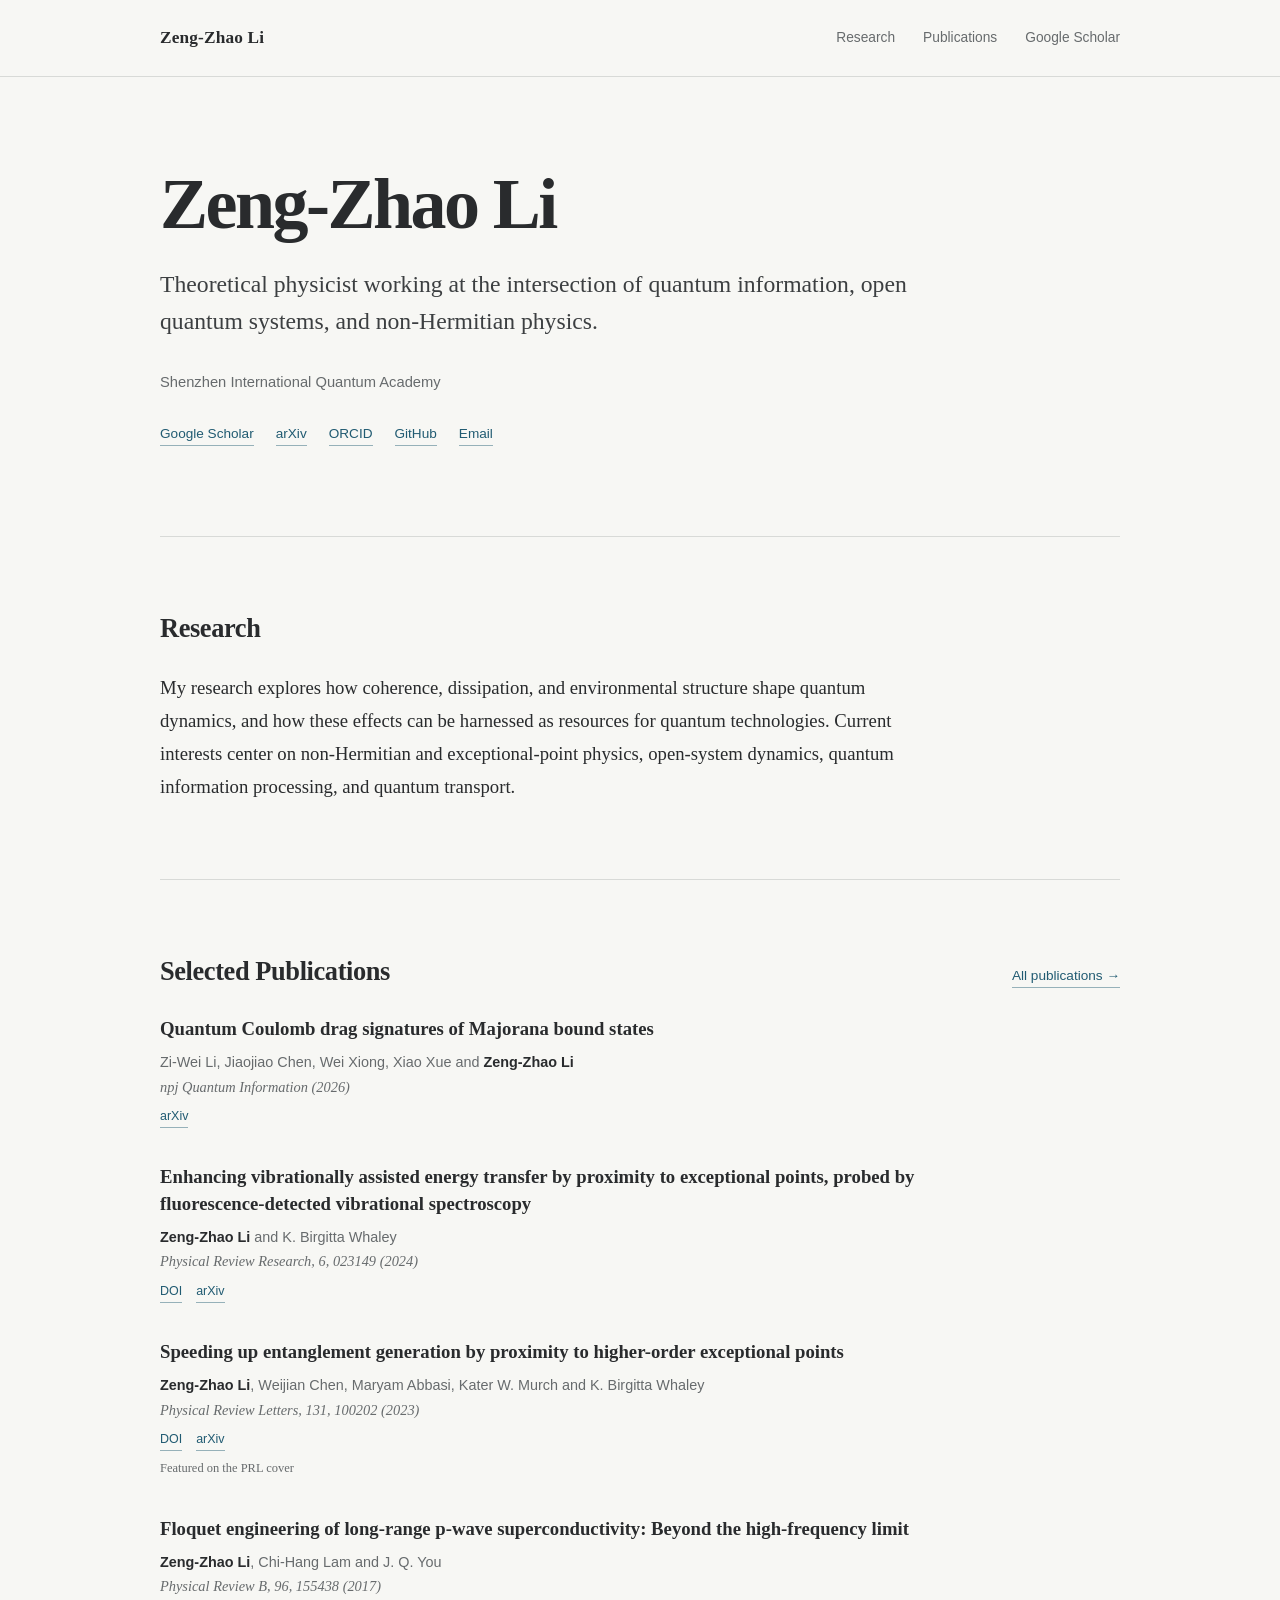
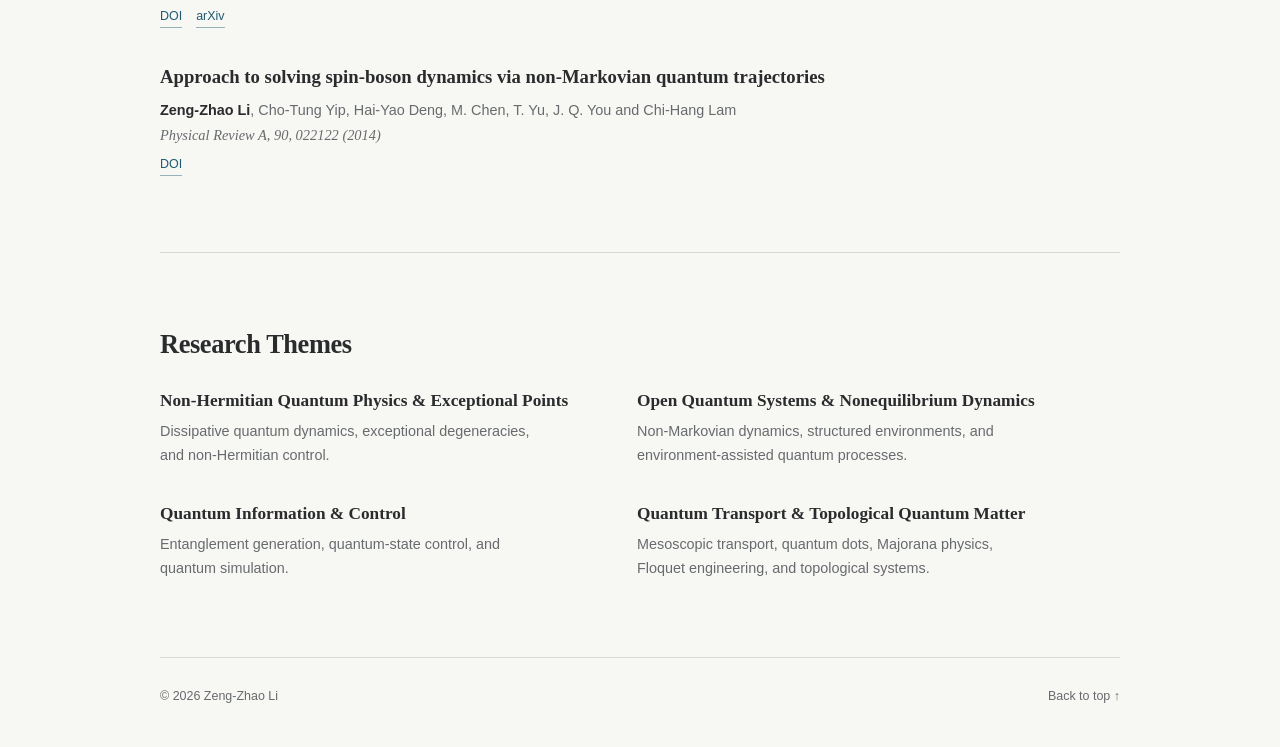
<file: index.html>
<!doctype html>
<html lang="en">
<head>
  <meta charset="utf-8">
  <meta name="viewport" content="width=device-width, initial-scale=1">
  <title>Zeng-Zhao Li — Quantum Researcher</title>
  <meta name="description" content="Zeng-Zhao Li researches quantum information, non-Hermitian quantum physics, open quantum systems, quantum transport, and quantum control.">
  <link rel="canonical" href="https://theoreticalphysicist01.github.io/">
  <meta property="og:type" content="profile">
  <meta property="og:title" content="Zeng-Zhao Li — Quantum Researcher">
  <meta property="og:description" content="Research in quantum information, non-Hermitian physics, open quantum systems, transport, and control.">
  <meta property="og:url" content="https://theoreticalphysicist01.github.io/">
  <meta name="theme-color" content="#f7f7f4">
  <link rel="icon" href="assets/favicon.svg" type="image/svg+xml">
  <link rel="stylesheet" href="css/style.css">
  <script type="application/ld+json">{"@context":"https://schema.org","@type":"Person","name":"Zeng-Zhao Li","url":"https://theoreticalphysicist01.github.io/","jobTitle":"Researcher","affiliation":{"@type":"Organization","name":"Shenzhen International Quantum Academy"},"sameAs":["https://scholar.google.com/citations?user=fXFQttEAAAAJ&hl=en","https://arxiv.org/a/li_z_5.html","https://orcid.org/0000-0002-2320-0449","https://github.com/theoreticalphysicist01"],"knowsAbout":["Quantum information and computation","Non-Hermitian quantum physics","Open quantum systems","Quantum transport","Quantum control","Spin qubits"]}</script>
</head>
<body>
  <a class="skip-link" href="#content">Skip to content</a>
  <header class="site-header">
    <nav class="nav wrap" aria-label="Primary navigation">
      <a class="brand" href="index.html" aria-current="page">Zeng-Zhao Li</a>
      <button class="nav-toggle" type="button" aria-expanded="false" aria-controls="nav-links">Menu</button>
      <div class="nav-links" id="nav-links">
        <a href="#research">Research</a>
        <a href="publications.html">Publications</a>
        <a href="https://scholar.google.com/citations?user=fXFQttEAAAAJ&amp;hl=en">Google Scholar</a>
      </div>
    </nav>
  </header>

  <main id="content">
    <section class="hero wrap" aria-labelledby="intro-title">
      <div class="hero-copy">
        <h1 id="intro-title">Zeng-Zhao Li</h1>
        <p class="lede">Theoretical physicist working at the intersection of quantum information, open quantum systems, and non-Hermitian physics.</p>
        <p class="affiliation"><span>Shenzhen International Quantum Academy</span></p>
        <div class="profile-links" aria-label="Profile links">
          <a href="https://scholar.google.com/citations?user=fXFQttEAAAAJ&amp;hl=en" rel="me">Google Scholar</a>
          <a href="https://arxiv.org/a/li_z_5.html" rel="me">arXiv</a>
          <a href="https://orcid.org/0000-0002-2320-0449" rel="me">ORCID</a>
          <a href="https://github.com/theoreticalphysicist01" rel="me">GitHub</a>
          <a href="mailto:zengzhao019@gmail.com">Email</a>
        </div>
      </div>
    </section>

    <section class="section wrap" id="research" aria-labelledby="research-title">
      <h2 id="research-title">Research</h2>
      <p class="section-intro">My research explores how coherence, dissipation, and environmental structure shape quantum dynamics, and how these effects can be harnessed as resources for quantum technologies. Current interests center on non-Hermitian and exceptional-point physics, open-system dynamics, quantum information processing, and quantum transport.</p>
    </section>

    <section class="section wrap" aria-labelledby="selected-title">
      <div class="section-heading-row">
        <h2 id="selected-title">Selected Publications</h2>
        <a class="quiet-link" href="publications.html">All publications <span aria-hidden="true">→</span></a>
      </div>
      <div id="selected-publications" class="publication-list">
        <!-- PUBLICATIONS:SELECTED:START -->
        <article class="publication">
          <h3><a href="https://arxiv.org/abs/2512.02401">Quantum Coulomb drag signatures of Majorana bound states</a></h3>
          <p class="authors">Zi-Wei Li, Jiaojiao Chen, Wei Xiong, Xiao Xue and <strong>Zeng-Zhao Li</strong></p>
          <p class="venue">npj Quantum Information (2026)</p>
          <div class="citation-links"><a href="https://arxiv.org/abs/2512.02401" target="_blank" rel="noopener noreferrer">arXiv</a></div>
        </article>
        <article class="publication">
          <h3><a href="https://doi.org/10.1103/PhysRevResearch.6.023149">Enhancing vibrationally assisted energy transfer by proximity to exceptional points, probed by fluorescence-detected vibrational spectroscopy</a></h3>
          <p class="authors"><strong>Zeng-Zhao Li</strong> and K. Birgitta Whaley</p>
          <p class="venue">Physical Review Research, 6, 023149 (2024)</p>
          <div class="citation-links"><a href="https://doi.org/10.1103/PhysRevResearch.6.023149" target="_blank" rel="noopener noreferrer">DOI</a><a href="https://arxiv.org/abs/2309.02819" target="_blank" rel="noopener noreferrer">arXiv</a></div>
        </article>
        <article class="publication">
          <h3><a href="https://doi.org/10.1103/PhysRevLett.131.100202">Speeding up entanglement generation by proximity to higher-order exceptional points</a></h3>
          <p class="authors"><strong>Zeng-Zhao Li</strong>, Weijian Chen, Maryam Abbasi, Kater W. Murch and K. Birgitta Whaley</p>
          <p class="venue">Physical Review Letters, 131, 100202 (2023)</p>
          <div class="citation-links"><a href="https://doi.org/10.1103/PhysRevLett.131.100202" target="_blank" rel="noopener noreferrer">DOI</a><a href="https://arxiv.org/abs/2210.05048" target="_blank" rel="noopener noreferrer">arXiv</a></div>
          <p class="publication-note">Featured on the PRL cover</p>
        </article>
        <article class="publication">
          <h3><a href="https://doi.org/10.1103/PhysRevB.96.155438">Floquet engineering of long-range p-wave superconductivity: Beyond the high-frequency limit</a></h3>
          <p class="authors"><strong>Zeng-Zhao Li</strong>, Chi-Hang Lam and J. Q. You</p>
          <p class="venue">Physical Review B, 96, 155438 (2017)</p>
          <div class="citation-links"><a href="https://doi.org/10.1103/PhysRevB.96.155438" target="_blank" rel="noopener noreferrer">DOI</a><a href="https://arxiv.org/abs/1704.00476" target="_blank" rel="noopener noreferrer">arXiv</a></div>
        </article>
        <article class="publication">
          <h3><a href="https://doi.org/10.1103/PhysRevA.90.022122">Approach to solving spin-boson dynamics via non-Markovian quantum trajectories</a></h3>
          <p class="authors"><strong>Zeng-Zhao Li</strong>, Cho-Tung Yip, Hai-Yao Deng, M. Chen, T. Yu, J. Q. You and Chi-Hang Lam</p>
          <p class="venue">Physical Review A, 90, 022122 (2014)</p>
          <div class="citation-links"><a href="https://doi.org/10.1103/PhysRevA.90.022122" target="_blank" rel="noopener noreferrer">DOI</a></div>
        </article>
        <!-- PUBLICATIONS:SELECTED:END -->
      </div>
    </section>

    <section class="section wrap" aria-labelledby="themes-title">
      <h2 id="themes-title">Research Themes</h2>
      <div class="research-themes">
        <article class="research-theme">
          <h3>Non-Hermitian Quantum Physics &amp; Exceptional Points</h3>
          <p>Dissipative quantum dynamics, exceptional degeneracies, and non-Hermitian control.</p>
        </article>
        <article class="research-theme">
          <h3>Open Quantum Systems &amp; Nonequilibrium Dynamics</h3>
          <p>Non-Markovian dynamics, structured environments, and environment-assisted quantum processes.</p>
        </article>
        <article class="research-theme">
          <h3>Quantum Information &amp; Control</h3>
          <p>Entanglement generation, quantum-state control, and quantum simulation.</p>
        </article>
        <article class="research-theme">
          <h3>Quantum Transport &amp; Topological Quantum Matter</h3>
          <p>Mesoscopic transport, quantum dots, Majorana physics, Floquet engineering, and topological systems.</p>
        </article>
      </div>
    </section>
  </main>

  <footer class="footer wrap"><p>© <span id="year"></span> Zeng-Zhao Li</p><a href="#content">Back to top ↑</a></footer>
  <script src="js/publications.js" defer></script>
</body>
</html>
</file>
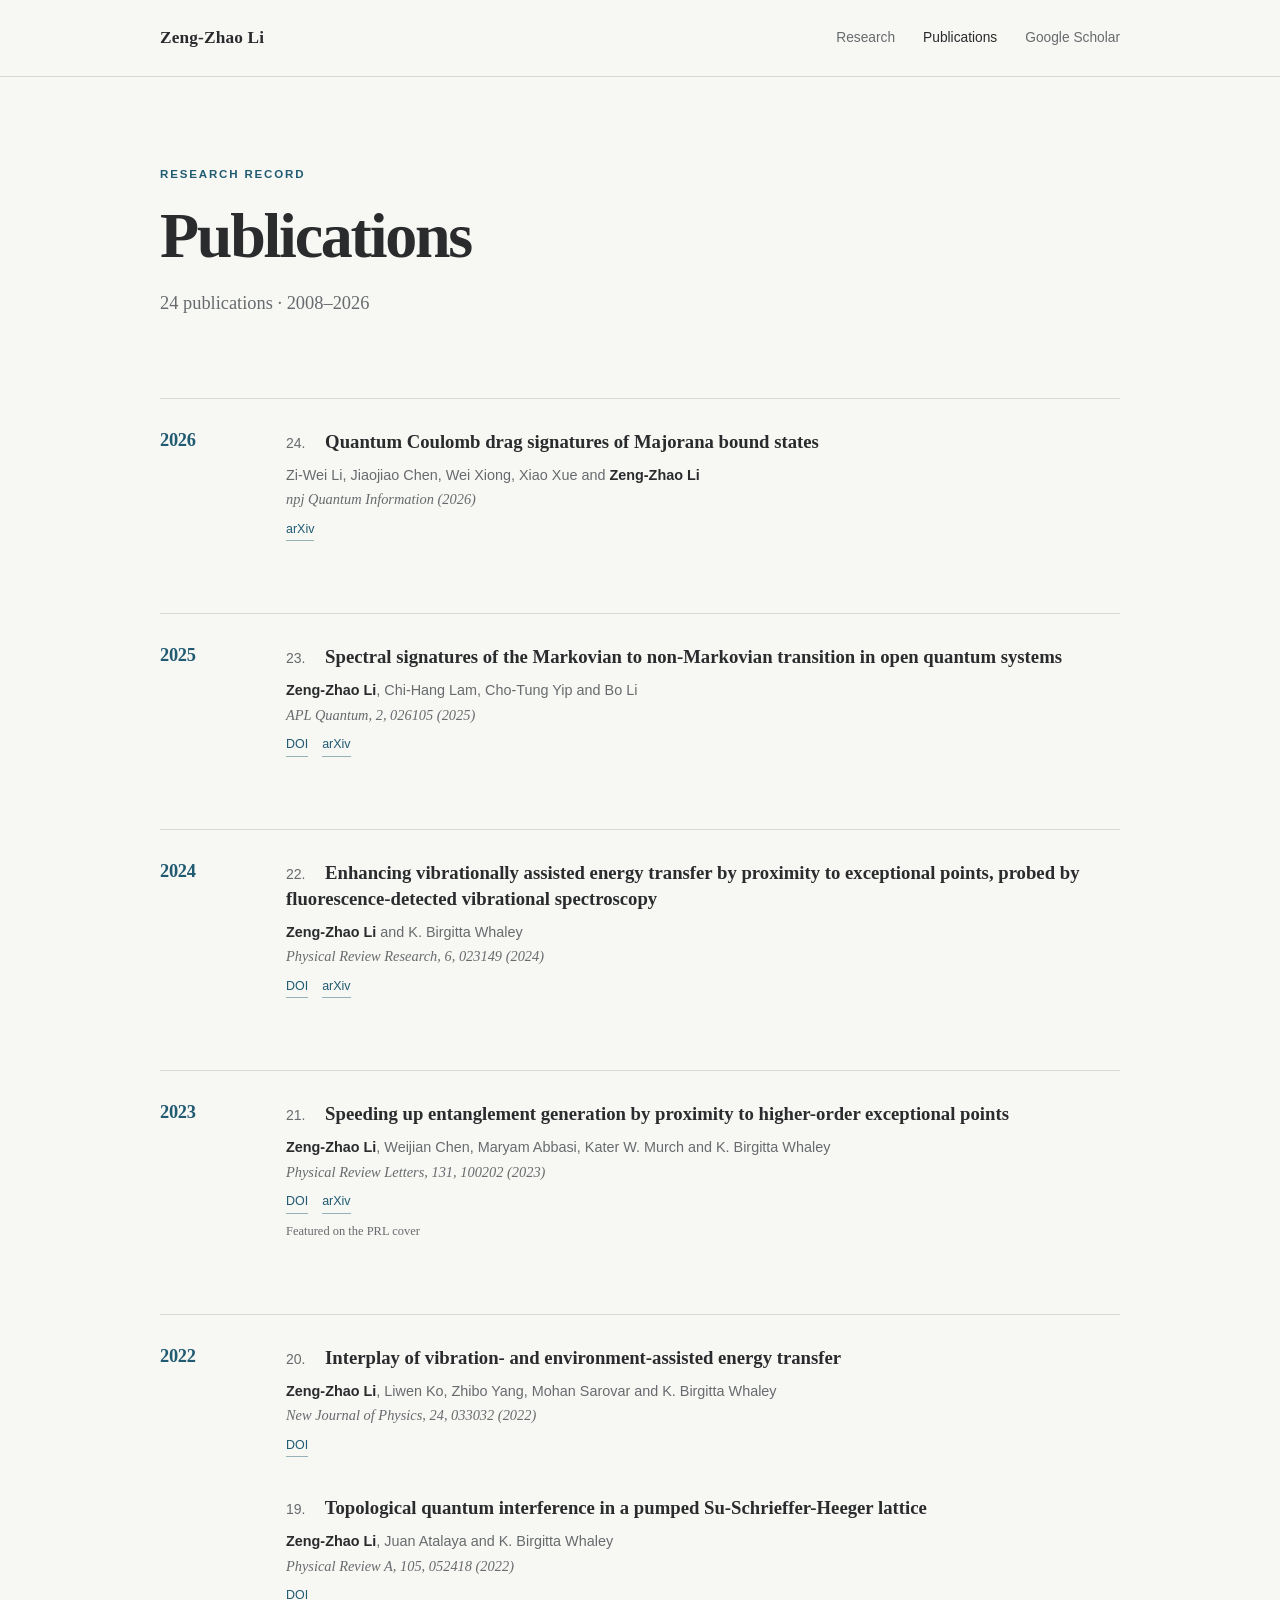
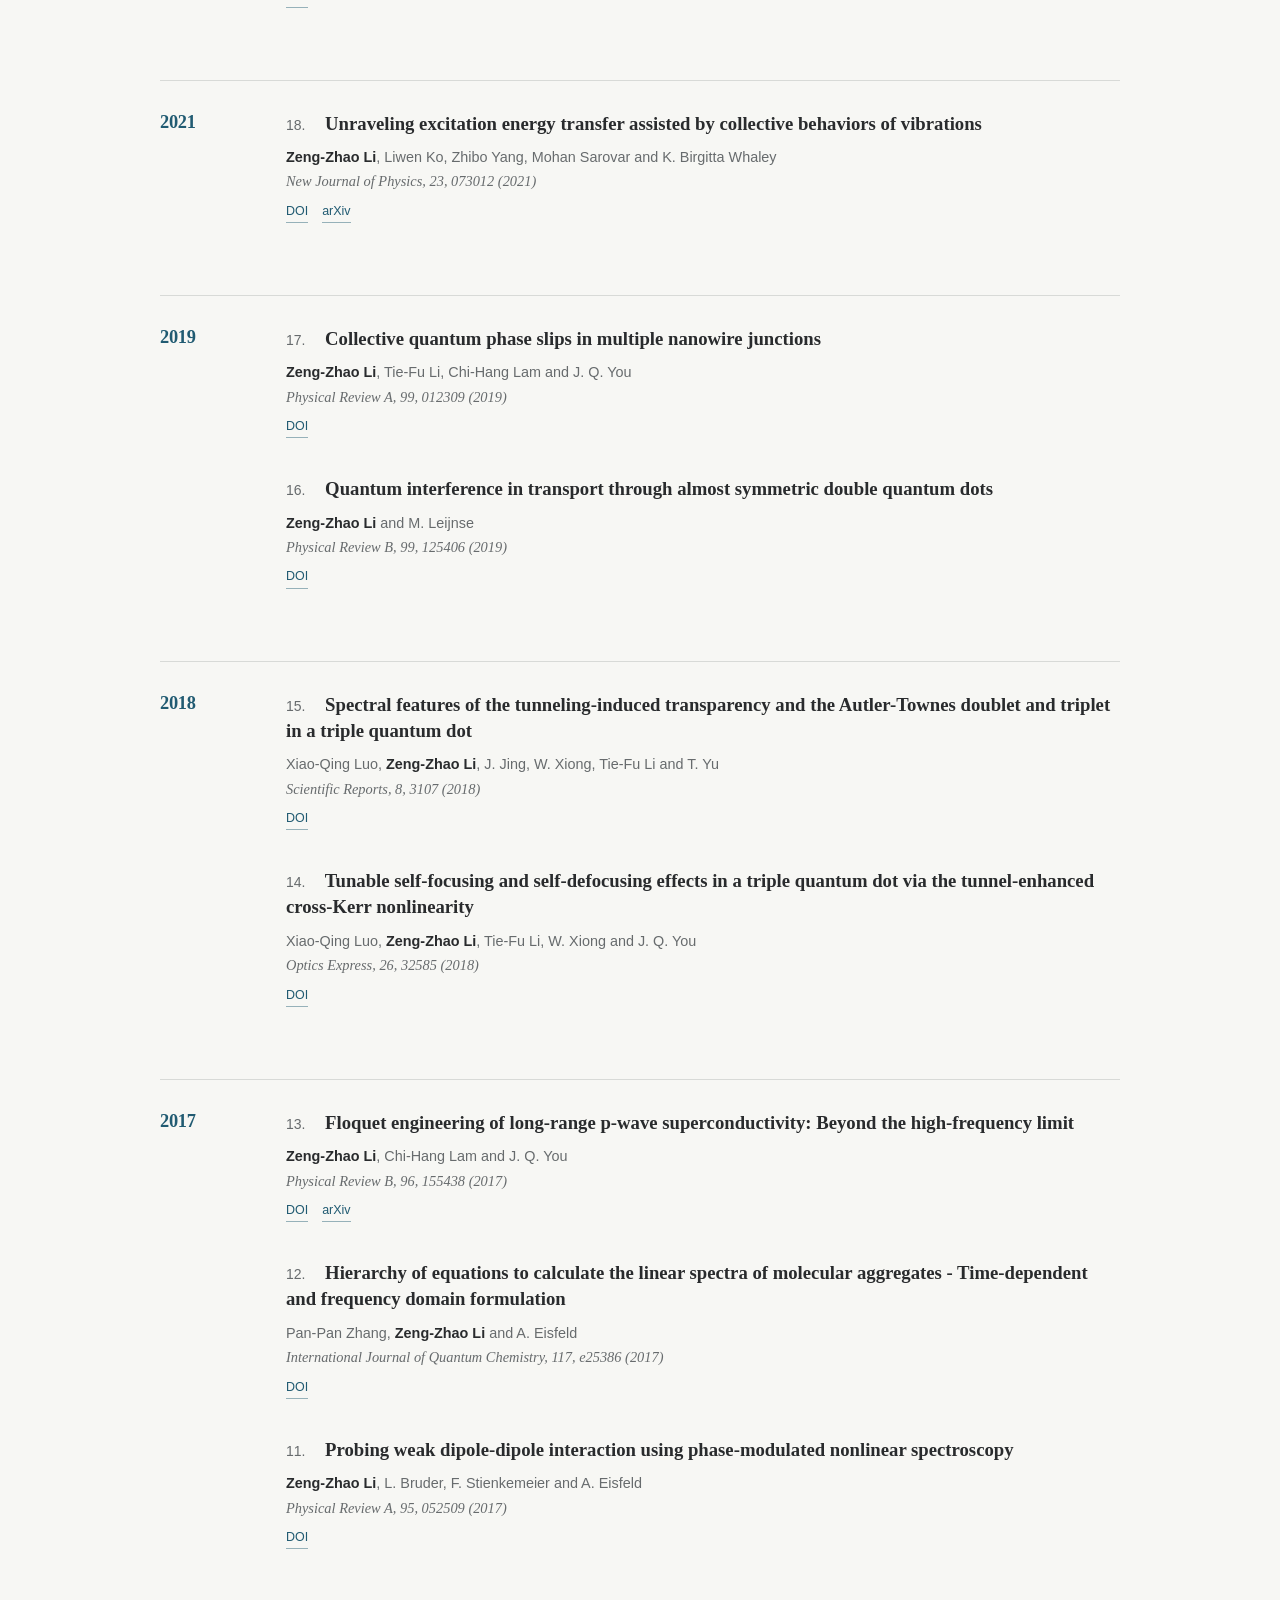
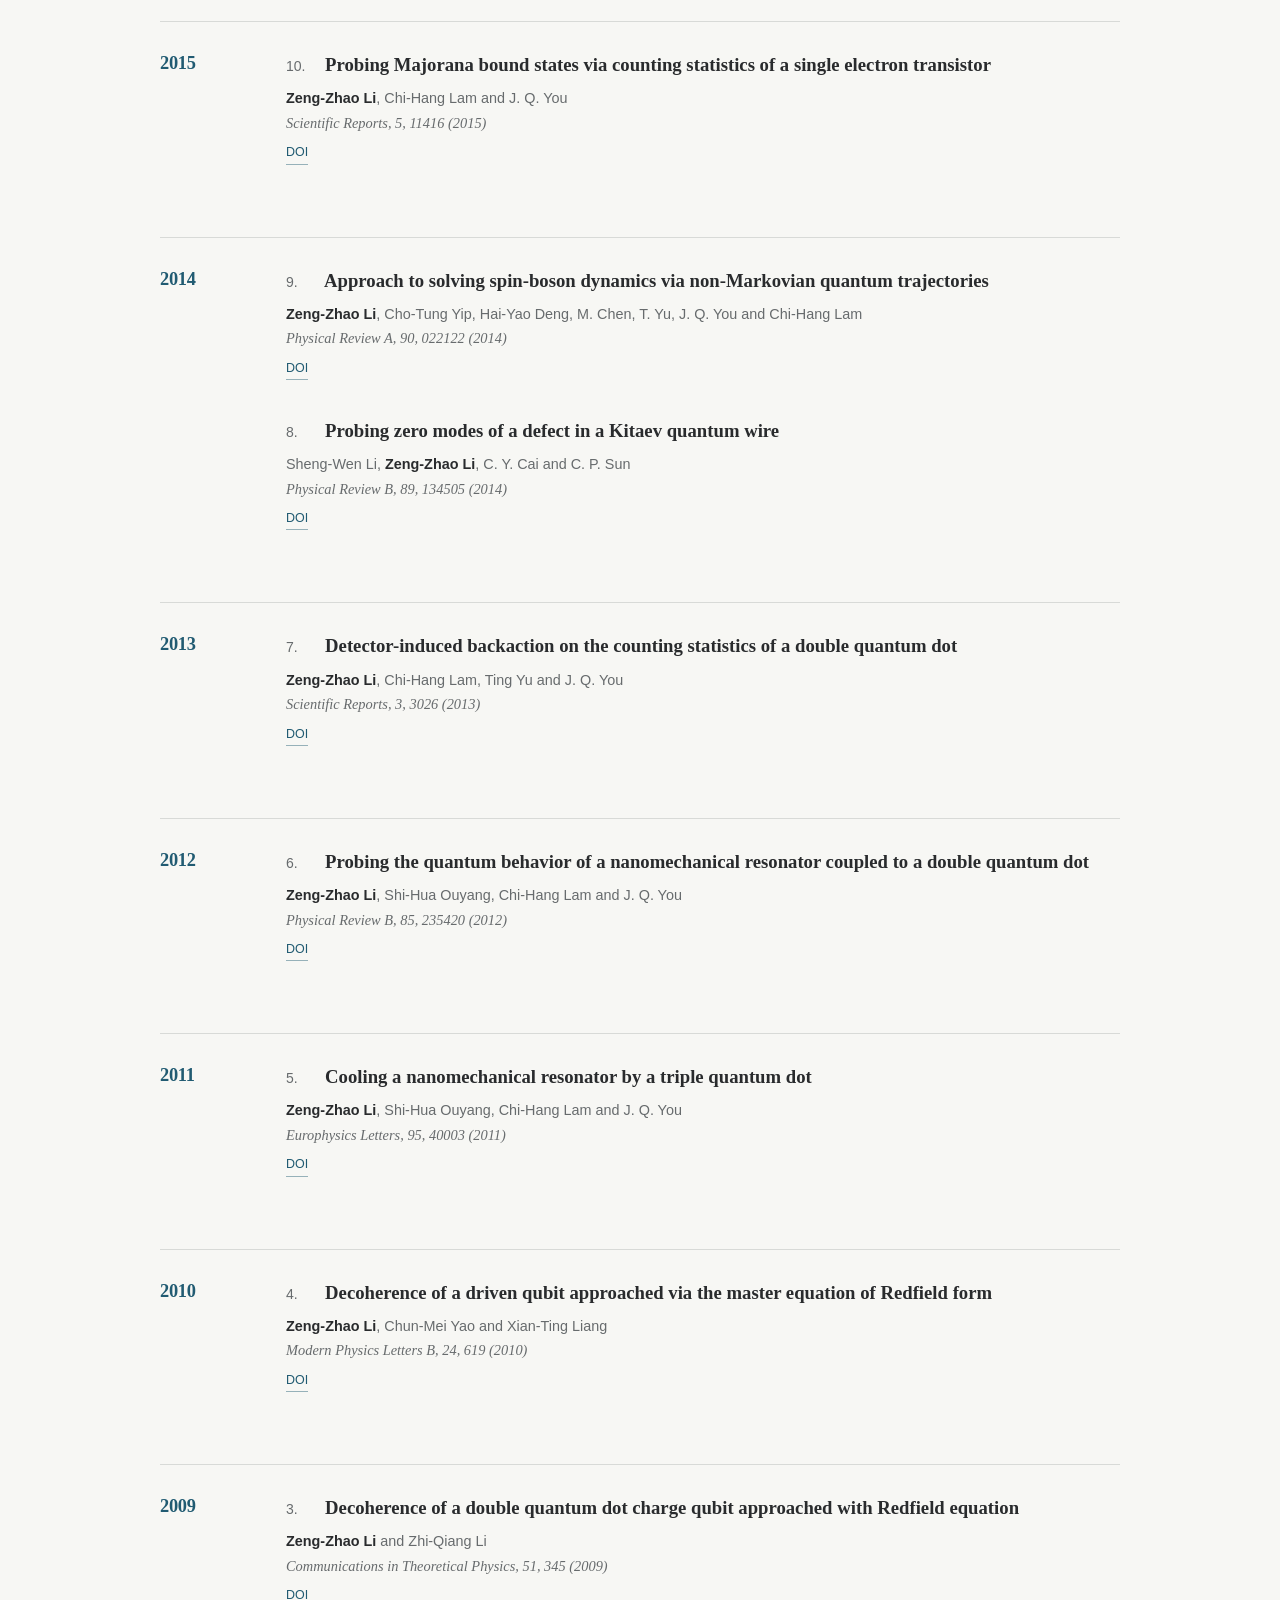
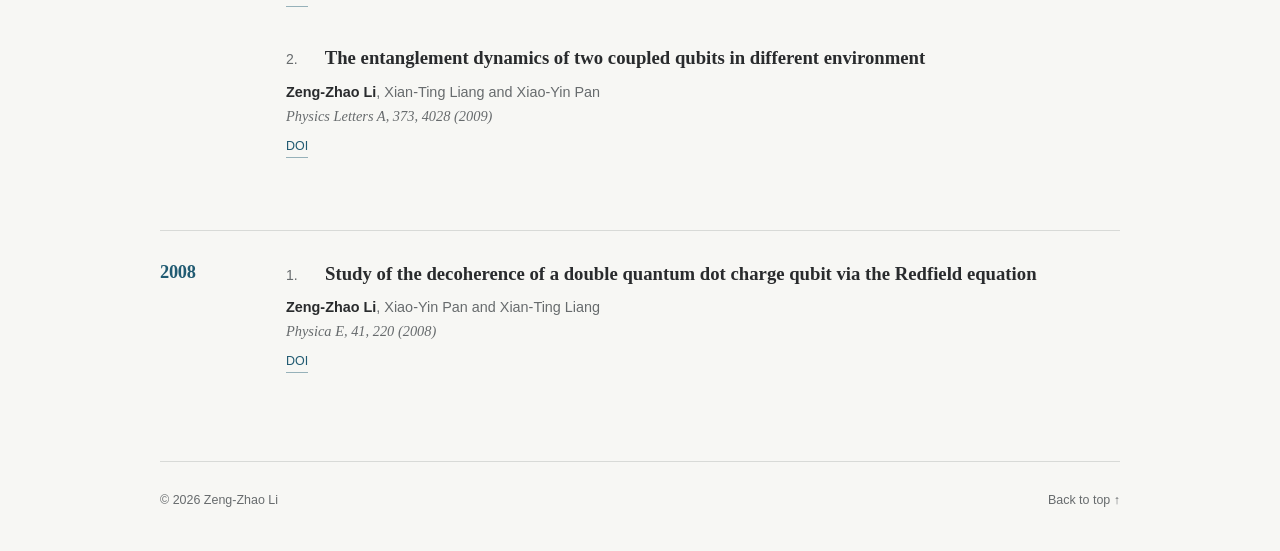
<file: publications.html>
<!doctype html>
<html lang="en">
<head>
  <meta charset="utf-8">
  <meta name="viewport" content="width=device-width, initial-scale=1">
  <title>Publications — Zeng-Zhao Li</title>
  <meta name="description" content="Publications by Zeng-Zhao Li in quantum information, non-Hermitian physics, open quantum systems, and quantum transport.">
  <link rel="canonical" href="https://theoreticalphysicist01.github.io/publications.html">
  <meta property="og:type" content="website"><meta property="og:title" content="Publications — Zeng-Zhao Li"><meta property="og:description" content="Research publications in quantum science."><meta property="og:url" content="https://theoreticalphysicist01.github.io/publications.html">
  <meta name="theme-color" content="#f7f7f4">
  <link rel="icon" href="assets/favicon.svg" type="image/svg+xml">
  <link rel="stylesheet" href="css/style.css">
</head>
<body>
  <a class="skip-link" href="#content">Skip to content</a>
  <header class="site-header"><nav class="nav wrap" aria-label="Primary navigation"><a class="brand" href="index.html">Zeng-Zhao Li</a><button class="nav-toggle" type="button" aria-expanded="false" aria-controls="nav-links">Menu</button><div class="nav-links" id="nav-links"><a href="index.html#research">Research</a><a href="publications.html" aria-current="page">Publications</a><a href="https://scholar.google.com/citations?user=fXFQttEAAAAJ&amp;hl=en">Google Scholar</a></div></nav></header>
  <main id="content" class="wrap publications-page">
    <header class="page-header"><p class="eyebrow">Research record</p><h1>Publications</h1><p><!-- PUBLICATIONS:SUMMARY:START -->24 publications · 2008–2026<!-- PUBLICATIONS:SUMMARY:END --></p></header>
    <div id="all-publications" class="year-groups">
      <!-- PUBLICATIONS:ALL:START -->
      <section class="year-group" aria-labelledby="year-2026">
        <h2 id="year-2026">2026</h2>
        <div class="publication-list">
          <article class="publication">
            <h3><span class="publication-number">24.</span> <a href="https://arxiv.org/abs/2512.02401">Quantum Coulomb drag signatures of Majorana bound states</a></h3>
            <p class="authors">Zi-Wei Li, Jiaojiao Chen, Wei Xiong, Xiao Xue and <strong>Zeng-Zhao Li</strong></p>
            <p class="venue">npj Quantum Information (2026)</p>
            <div class="citation-links"><a href="https://arxiv.org/abs/2512.02401" target="_blank" rel="noopener noreferrer">arXiv</a></div>
          </article>
        </div>
      </section>
      <section class="year-group" aria-labelledby="year-2025">
        <h2 id="year-2025">2025</h2>
        <div class="publication-list">
          <article class="publication">
            <h3><span class="publication-number">23.</span> <a href="https://doi.org/10.1063/5.0262783">Spectral signatures of the Markovian to non-Markovian transition in open quantum systems</a></h3>
            <p class="authors"><strong>Zeng-Zhao Li</strong>, Chi-Hang Lam, Cho-Tung Yip and Bo Li</p>
            <p class="venue">APL Quantum, 2, 026105 (2025)</p>
            <div class="citation-links"><a href="https://doi.org/10.1063/5.0262783" target="_blank" rel="noopener noreferrer">DOI</a><a href="https://arxiv.org/abs/2409.14661" target="_blank" rel="noopener noreferrer">arXiv</a></div>
          </article>
        </div>
      </section>
      <section class="year-group" aria-labelledby="year-2024">
        <h2 id="year-2024">2024</h2>
        <div class="publication-list">
          <article class="publication">
            <h3><span class="publication-number">22.</span> <a href="https://doi.org/10.1103/PhysRevResearch.6.023149">Enhancing vibrationally assisted energy transfer by proximity to exceptional points, probed by fluorescence-detected vibrational spectroscopy</a></h3>
            <p class="authors"><strong>Zeng-Zhao Li</strong> and K. Birgitta Whaley</p>
            <p class="venue">Physical Review Research, 6, 023149 (2024)</p>
            <div class="citation-links"><a href="https://doi.org/10.1103/PhysRevResearch.6.023149" target="_blank" rel="noopener noreferrer">DOI</a><a href="https://arxiv.org/abs/2309.02819" target="_blank" rel="noopener noreferrer">arXiv</a></div>
          </article>
        </div>
      </section>
      <section class="year-group" aria-labelledby="year-2023">
        <h2 id="year-2023">2023</h2>
        <div class="publication-list">
          <article class="publication">
            <h3><span class="publication-number">21.</span> <a href="https://doi.org/10.1103/PhysRevLett.131.100202">Speeding up entanglement generation by proximity to higher-order exceptional points</a></h3>
            <p class="authors"><strong>Zeng-Zhao Li</strong>, Weijian Chen, Maryam Abbasi, Kater W. Murch and K. Birgitta Whaley</p>
            <p class="venue">Physical Review Letters, 131, 100202 (2023)</p>
            <div class="citation-links"><a href="https://doi.org/10.1103/PhysRevLett.131.100202" target="_blank" rel="noopener noreferrer">DOI</a><a href="https://arxiv.org/abs/2210.05048" target="_blank" rel="noopener noreferrer">arXiv</a></div>
            <p class="publication-note">Featured on the PRL cover</p>
          </article>
        </div>
      </section>
      <section class="year-group" aria-labelledby="year-2022">
        <h2 id="year-2022">2022</h2>
        <div class="publication-list">
          <article class="publication">
            <h3><span class="publication-number">20.</span> <a href="https://doi.org/10.1088/1367-2630/ac5841">Interplay of vibration- and environment-assisted energy transfer</a></h3>
            <p class="authors"><strong>Zeng-Zhao Li</strong>, Liwen Ko, Zhibo Yang, Mohan Sarovar and K. Birgitta Whaley</p>
            <p class="venue">New Journal of Physics, 24, 033032 (2022)</p>
            <div class="citation-links"><a href="https://doi.org/10.1088/1367-2630/ac5841" target="_blank" rel="noopener noreferrer">DOI</a></div>
          </article>
          <article class="publication">
            <h3><span class="publication-number">19.</span> <a href="https://doi.org/10.1103/PhysRevA.105.052418">Topological quantum interference in a pumped Su-Schrieffer-Heeger lattice</a></h3>
            <p class="authors"><strong>Zeng-Zhao Li</strong>, Juan Atalaya and K. Birgitta Whaley</p>
            <p class="venue">Physical Review A, 105, 052418 (2022)</p>
            <div class="citation-links"><a href="https://doi.org/10.1103/PhysRevA.105.052418" target="_blank" rel="noopener noreferrer">DOI</a></div>
          </article>
        </div>
      </section>
      <section class="year-group" aria-labelledby="year-2021">
        <h2 id="year-2021">2021</h2>
        <div class="publication-list">
          <article class="publication">
            <h3><span class="publication-number">18.</span> <a href="https://doi.org/10.1088/1367-2630/abedfe">Unraveling excitation energy transfer assisted by collective behaviors of vibrations</a></h3>
            <p class="authors"><strong>Zeng-Zhao Li</strong>, Liwen Ko, Zhibo Yang, Mohan Sarovar and K. Birgitta Whaley</p>
            <p class="venue">New Journal of Physics, 23, 073012 (2021)</p>
            <div class="citation-links"><a href="https://doi.org/10.1088/1367-2630/abedfe" target="_blank" rel="noopener noreferrer">DOI</a><a href="https://arxiv.org/abs/2010.04256" target="_blank" rel="noopener noreferrer">arXiv</a></div>
          </article>
        </div>
      </section>
      <section class="year-group" aria-labelledby="year-2019">
        <h2 id="year-2019">2019</h2>
        <div class="publication-list">
          <article class="publication">
            <h3><span class="publication-number">17.</span> <a href="https://doi.org/10.1103/PhysRevA.99.012309">Collective quantum phase slips in multiple nanowire junctions</a></h3>
            <p class="authors"><strong>Zeng-Zhao Li</strong>, Tie-Fu Li, Chi-Hang Lam and J. Q. You</p>
            <p class="venue">Physical Review A, 99, 012309 (2019)</p>
            <div class="citation-links"><a href="https://doi.org/10.1103/PhysRevA.99.012309" target="_blank" rel="noopener noreferrer">DOI</a></div>
          </article>
          <article class="publication">
            <h3><span class="publication-number">16.</span> <a href="https://doi.org/10.1103/PhysRevB.99.125406">Quantum interference in transport through almost symmetric double quantum dots</a></h3>
            <p class="authors"><strong>Zeng-Zhao Li</strong> and M. Leijnse</p>
            <p class="venue">Physical Review B, 99, 125406 (2019)</p>
            <div class="citation-links"><a href="https://doi.org/10.1103/PhysRevB.99.125406" target="_blank" rel="noopener noreferrer">DOI</a></div>
          </article>
        </div>
      </section>
      <section class="year-group" aria-labelledby="year-2018">
        <h2 id="year-2018">2018</h2>
        <div class="publication-list">
          <article class="publication">
            <h3><span class="publication-number">15.</span> <a href="https://doi.org/10.1038/s41598-018-21221-3">Spectral features of the tunneling-induced transparency and the Autler-Townes doublet and triplet in a triple quantum dot</a></h3>
            <p class="authors">Xiao-Qing Luo, <strong>Zeng-Zhao Li</strong>, J. Jing, W. Xiong, Tie-Fu Li and T. Yu</p>
            <p class="venue">Scientific Reports, 8, 3107 (2018)</p>
            <div class="citation-links"><a href="https://doi.org/10.1038/s41598-018-21221-3" target="_blank" rel="noopener noreferrer">DOI</a></div>
          </article>
          <article class="publication">
            <h3><span class="publication-number">14.</span> <a href="https://doi.org/10.1364/OE.26.032585">Tunable self-focusing and self-defocusing effects in a triple quantum dot via the tunnel-enhanced cross-Kerr nonlinearity</a></h3>
            <p class="authors">Xiao-Qing Luo, <strong>Zeng-Zhao Li</strong>, Tie-Fu Li, W. Xiong and J. Q. You</p>
            <p class="venue">Optics Express, 26, 32585 (2018)</p>
            <div class="citation-links"><a href="https://doi.org/10.1364/OE.26.032585" target="_blank" rel="noopener noreferrer">DOI</a></div>
          </article>
        </div>
      </section>
      <section class="year-group" aria-labelledby="year-2017">
        <h2 id="year-2017">2017</h2>
        <div class="publication-list">
          <article class="publication">
            <h3><span class="publication-number">13.</span> <a href="https://doi.org/10.1103/PhysRevB.96.155438">Floquet engineering of long-range p-wave superconductivity: Beyond the high-frequency limit</a></h3>
            <p class="authors"><strong>Zeng-Zhao Li</strong>, Chi-Hang Lam and J. Q. You</p>
            <p class="venue">Physical Review B, 96, 155438 (2017)</p>
            <div class="citation-links"><a href="https://doi.org/10.1103/PhysRevB.96.155438" target="_blank" rel="noopener noreferrer">DOI</a><a href="https://arxiv.org/abs/1704.00476" target="_blank" rel="noopener noreferrer">arXiv</a></div>
          </article>
          <article class="publication">
            <h3><span class="publication-number">12.</span> <a href="https://doi.org/10.1002/qua.25386">Hierarchy of equations to calculate the linear spectra of molecular aggregates - Time-dependent and frequency domain formulation</a></h3>
            <p class="authors">Pan-Pan Zhang, <strong>Zeng-Zhao Li</strong> and A. Eisfeld</p>
            <p class="venue">International Journal of Quantum Chemistry, 117, e25386 (2017)</p>
            <div class="citation-links"><a href="https://doi.org/10.1002/qua.25386" target="_blank" rel="noopener noreferrer">DOI</a></div>
          </article>
          <article class="publication">
            <h3><span class="publication-number">11.</span> <a href="https://doi.org/10.1103/PhysRevA.95.052509">Probing weak dipole-dipole interaction using phase-modulated nonlinear spectroscopy</a></h3>
            <p class="authors"><strong>Zeng-Zhao Li</strong>, L. Bruder, F. Stienkemeier and A. Eisfeld</p>
            <p class="venue">Physical Review A, 95, 052509 (2017)</p>
            <div class="citation-links"><a href="https://doi.org/10.1103/PhysRevA.95.052509" target="_blank" rel="noopener noreferrer">DOI</a></div>
          </article>
        </div>
      </section>
      <section class="year-group" aria-labelledby="year-2015">
        <h2 id="year-2015">2015</h2>
        <div class="publication-list">
          <article class="publication">
            <h3><span class="publication-number">10.</span> <a href="https://doi.org/10.1038/srep11416">Probing Majorana bound states via counting statistics of a single electron transistor</a></h3>
            <p class="authors"><strong>Zeng-Zhao Li</strong>, Chi-Hang Lam and J. Q. You</p>
            <p class="venue">Scientific Reports, 5, 11416 (2015)</p>
            <div class="citation-links"><a href="https://doi.org/10.1038/srep11416" target="_blank" rel="noopener noreferrer">DOI</a></div>
          </article>
        </div>
      </section>
      <section class="year-group" aria-labelledby="year-2014">
        <h2 id="year-2014">2014</h2>
        <div class="publication-list">
          <article class="publication">
            <h3><span class="publication-number">9.</span> <a href="https://doi.org/10.1103/PhysRevA.90.022122">Approach to solving spin-boson dynamics via non-Markovian quantum trajectories</a></h3>
            <p class="authors"><strong>Zeng-Zhao Li</strong>, Cho-Tung Yip, Hai-Yao Deng, M. Chen, T. Yu, J. Q. You and Chi-Hang Lam</p>
            <p class="venue">Physical Review A, 90, 022122 (2014)</p>
            <div class="citation-links"><a href="https://doi.org/10.1103/PhysRevA.90.022122" target="_blank" rel="noopener noreferrer">DOI</a></div>
          </article>
          <article class="publication">
            <h3><span class="publication-number">8.</span> <a href="https://doi.org/10.1103/PhysRevB.89.134505">Probing zero modes of a defect in a Kitaev quantum wire</a></h3>
            <p class="authors">Sheng-Wen Li, <strong>Zeng-Zhao Li</strong>, C. Y. Cai and C. P. Sun</p>
            <p class="venue">Physical Review B, 89, 134505 (2014)</p>
            <div class="citation-links"><a href="https://doi.org/10.1103/PhysRevB.89.134505" target="_blank" rel="noopener noreferrer">DOI</a></div>
          </article>
        </div>
      </section>
      <section class="year-group" aria-labelledby="year-2013">
        <h2 id="year-2013">2013</h2>
        <div class="publication-list">
          <article class="publication">
            <h3><span class="publication-number">7.</span> <a href="https://doi.org/10.1038/srep03026">Detector-induced backaction on the counting statistics of a double quantum dot</a></h3>
            <p class="authors"><strong>Zeng-Zhao Li</strong>, Chi-Hang Lam, Ting Yu and J. Q. You</p>
            <p class="venue">Scientific Reports, 3, 3026 (2013)</p>
            <div class="citation-links"><a href="https://doi.org/10.1038/srep03026" target="_blank" rel="noopener noreferrer">DOI</a></div>
          </article>
        </div>
      </section>
      <section class="year-group" aria-labelledby="year-2012">
        <h2 id="year-2012">2012</h2>
        <div class="publication-list">
          <article class="publication">
            <h3><span class="publication-number">6.</span> <a href="https://doi.org/10.1103/PhysRevB.85.235420">Probing the quantum behavior of a nanomechanical resonator coupled to a double quantum dot</a></h3>
            <p class="authors"><strong>Zeng-Zhao Li</strong>, Shi-Hua Ouyang, Chi-Hang Lam and J. Q. You</p>
            <p class="venue">Physical Review B, 85, 235420 (2012)</p>
            <div class="citation-links"><a href="https://doi.org/10.1103/PhysRevB.85.235420" target="_blank" rel="noopener noreferrer">DOI</a></div>
          </article>
        </div>
      </section>
      <section class="year-group" aria-labelledby="year-2011">
        <h2 id="year-2011">2011</h2>
        <div class="publication-list">
          <article class="publication">
            <h3><span class="publication-number">5.</span> <a href="https://doi.org/10.1209/0295-5075/95/40003">Cooling a nanomechanical resonator by a triple quantum dot</a></h3>
            <p class="authors"><strong>Zeng-Zhao Li</strong>, Shi-Hua Ouyang, Chi-Hang Lam and J. Q. You</p>
            <p class="venue">Europhysics Letters, 95, 40003 (2011)</p>
            <div class="citation-links"><a href="https://doi.org/10.1209/0295-5075/95/40003" target="_blank" rel="noopener noreferrer">DOI</a></div>
          </article>
        </div>
      </section>
      <section class="year-group" aria-labelledby="year-2010">
        <h2 id="year-2010">2010</h2>
        <div class="publication-list">
          <article class="publication">
            <h3><span class="publication-number">4.</span> <a href="https://doi.org/10.1142/S021798491002269X">Decoherence of a driven qubit approached via the master equation of Redfield form</a></h3>
            <p class="authors"><strong>Zeng-Zhao Li</strong>, Chun-Mei Yao and Xian-Ting Liang</p>
            <p class="venue">Modern Physics Letters B, 24, 619 (2010)</p>
            <div class="citation-links"><a href="https://doi.org/10.1142/S021798491002269X" target="_blank" rel="noopener noreferrer">DOI</a></div>
          </article>
        </div>
      </section>
      <section class="year-group" aria-labelledby="year-2009">
        <h2 id="year-2009">2009</h2>
        <div class="publication-list">
          <article class="publication">
            <h3><span class="publication-number">3.</span> <a href="https://doi.org/10.1088/0253-6102/51/2/31">Decoherence of a double quantum dot charge qubit approached with Redfield equation</a></h3>
            <p class="authors"><strong>Zeng-Zhao Li</strong> and Zhi-Qiang Li</p>
            <p class="venue">Communications in Theoretical Physics, 51, 345 (2009)</p>
            <div class="citation-links"><a href="https://doi.org/10.1088/0253-6102/51/2/31" target="_blank" rel="noopener noreferrer">DOI</a></div>
          </article>
          <article class="publication">
            <h3><span class="publication-number">2.</span> <a href="https://doi.org/10.1016/j.physleta.2009.09.015">The entanglement dynamics of two coupled qubits in different environment</a></h3>
            <p class="authors"><strong>Zeng-Zhao Li</strong>, Xian-Ting Liang and Xiao-Yin Pan</p>
            <p class="venue">Physics Letters A, 373, 4028 (2009)</p>
            <div class="citation-links"><a href="https://doi.org/10.1016/j.physleta.2009.09.015" target="_blank" rel="noopener noreferrer">DOI</a></div>
          </article>
        </div>
      </section>
      <section class="year-group" aria-labelledby="year-2008">
        <h2 id="year-2008">2008</h2>
        <div class="publication-list">
          <article class="publication">
            <h3><span class="publication-number">1.</span> <a href="https://doi.org/10.1016/j.physe.2008.07.005">Study of the decoherence of a double quantum dot charge qubit via the Redfield equation</a></h3>
            <p class="authors"><strong>Zeng-Zhao Li</strong>, Xiao-Yin Pan and Xian-Ting Liang</p>
            <p class="venue">Physica E, 41, 220 (2008)</p>
            <div class="citation-links"><a href="https://doi.org/10.1016/j.physe.2008.07.005" target="_blank" rel="noopener noreferrer">DOI</a></div>
          </article>
        </div>
      </section>
        <!-- PUBLICATIONS:ALL:END -->
    </div>
  </main>
  <footer class="footer wrap"><p>© <span id="year"></span> Zeng-Zhao Li</p><a href="#content">Back to top ↑</a></footer>
  <script src="js/publications.js" defer></script>
</body>
</html>
</file>
<file: css/style.css>
:root{--bg:#f7f7f4;--paper:#fbfbf8;--text:#292b2d;--muted:#676b6d;--accent:#215b72;--line:#d8dad7;--max:960px;--serif:Georgia,"Times New Roman",serif;--sans:Inter,ui-sans-serif,-apple-system,BlinkMacSystemFont,"Segoe UI",sans-serif}
*{box-sizing:border-box}html{scroll-behavior:smooth;overflow-x:hidden}body{margin:0;background:var(--bg);color:var(--text);font-family:var(--sans);font-size:16px;line-height:1.7;-webkit-font-smoothing:antialiased;overflow-x:hidden}a{color:var(--accent);text-underline-offset:.2em;text-decoration-thickness:1px}a:hover{text-decoration-thickness:2px}a:focus-visible,button:focus-visible{outline:2px solid var(--accent);outline-offset:4px}.wrap{width:min(calc(100% - 48px),var(--max));margin-inline:auto}.skip-link{position:absolute;left:16px;top:-80px;padding:8px 12px;background:var(--text);color:white;z-index:10}.skip-link:focus{top:12px}.site-header{border-bottom:1px solid var(--line)}.nav{min-height:76px;display:flex;align-items:center;justify-content:space-between;gap:32px}.brand{font-family:var(--serif);font-size:1.08rem;font-weight:700;color:var(--text);text-decoration:none;letter-spacing:.01em}.nav-links{display:flex;align-items:center;gap:28px}.nav-links a{font-size:.86rem;color:var(--muted);text-decoration:none}.nav-links a:hover,.nav-links a[aria-current]{color:var(--text)}.nav-toggle{display:none;border:0;background:none;font:inherit;color:var(--text);padding:8px 0}.hero{display:grid;grid-template-columns:minmax(0,1fr) 210px;gap:96px;align-items:center;padding-block:104px 94px}.hero-copy,.publication,.page-header,.year-group>*{min-width:0}.eyebrow{font-size:.72rem;letter-spacing:.16em;text-transform:uppercase;color:var(--accent);font-weight:700;margin:0 0 18px}.hero h1,.page-header h1{font-family:var(--serif);font-size:clamp(2.8rem,6vw,4.5rem);line-height:1.03;letter-spacing:-.035em;margin:0 0 25px}.lede{font-family:var(--serif);font-size:clamp(1.18rem,2.4vw,1.48rem);line-height:1.55;max-width:690px;margin:0;color:#3c3f41}.affiliation{margin:27px 0 0;color:var(--muted);font-size:.92rem}.affiliation span{display:block}.profile-links{display:flex;flex-wrap:wrap;gap:10px 22px;margin-top:27px}.profile-links a,.quiet-link,.citation-links a{font-size:.85rem;text-decoration:none;border-bottom:1px solid color-mix(in srgb,var(--accent),transparent 55%)}.portrait{width:210px;aspect-ratio:4/5;background:#e6e7e2;display:grid;place-items:center;color:#767b7a}.portrait span{font-family:var(--serif);font-size:3.15rem;letter-spacing:-.06em}.section{padding-block:76px;border-top:1px solid var(--line)}.section h2,.year-group h2{font-family:var(--serif);font-size:1.65rem;line-height:1.2;letter-spacing:-.015em;margin:0 0 28px}.section-intro{font-family:var(--serif);font-size:1.17rem;line-height:1.75;max-width:780px;margin:0}.section-heading-row{display:flex;align-items:baseline;justify-content:space-between;gap:24px}.publication-list{display:grid;gap:36px}.publication{max-width:840px}.publication h3{font-family:var(--serif);font-size:1.17rem;line-height:1.4;margin:0 0 8px}.publication h3 a{color:var(--text);text-decoration:none}.publication h3 a:hover{color:var(--accent)}.publication h3,.authors,.venue,.page-header p{overflow-wrap:anywhere}.authors,.venue{margin:0;font-size:.9rem;color:var(--muted)}.authors strong{color:var(--text);font-weight:650}.venue{font-family:var(--serif);font-style:italic}.citation-links{display:flex;gap:14px;margin-top:7px}.citation-links a{font-size:.78rem}.loading,.error{color:var(--muted);font-style:italic}.research-themes{display:grid;grid-template-columns:repeat(2,minmax(0,1fr));gap:34px 54px;max-width:900px}.research-theme h3{font-family:var(--serif);font-size:1.08rem;line-height:1.4;margin:0 0 7px}.research-theme p{margin:0;color:var(--muted);font-size:.9rem;line-height:1.65;max-width:390px}.footer{border-top:1px solid var(--line);display:flex;justify-content:space-between;align-items:center;padding-block:28px 40px;color:var(--muted);font-size:.78rem}.footer p{margin:0}.footer a{color:var(--muted);text-decoration:none}.publications-page{padding-block:88px}.page-header{max-width:720px;margin-bottom:78px}.page-header h1{font-size:clamp(2.7rem,5vw,4rem);margin-bottom:20px}.page-header>p:last-child{font-family:var(--serif);font-size:1.15rem;color:var(--muted);margin:0}.year-groups{display:grid;gap:72px}.year-group{display:grid;grid-template-columns:90px minmax(0,1fr);gap:36px;border-top:1px solid var(--line);padding-top:30px}.year-group h2{position:sticky;top:24px;align-self:start;color:var(--accent);font-size:1.15rem}.year-group .publication-list{gap:38px}
@media(max-width:700px){.wrap{width:min(calc(100% - 34px),var(--max))}.nav{min-height:64px;position:relative}.nav-toggle{display:block}.nav-links{display:none;position:absolute;top:64px;left:-17px;right:-17px;padding:8px 17px 20px;background:var(--bg);border-bottom:1px solid var(--line);z-index:5;align-items:flex-start;gap:8px}.nav-links.open{display:flex;flex-direction:column}.nav-links a{padding:6px 0}.hero{grid-template-columns:1fr;gap:36px;padding-block:64px}.portrait{grid-row:1;width:118px;aspect-ratio:1}.portrait span{font-size:2.1rem}.hero h1{font-size:2.75rem}.lede{font-size:1.15rem}.section{padding-block:54px}.section-heading-row{display:block}.section-heading-row .quiet-link{display:inline-block;margin:-14px 0 28px}.publication-list{gap:31px}.research-themes{grid-template-columns:1fr;gap:28px}.research-theme p{max-width:none}.publications-page{padding-block:58px}.page-header{margin-bottom:54px}.year-groups{gap:58px}.year-group{grid-template-columns:1fr;gap:24px}.year-group h2{position:static;margin:0}.footer{padding-bottom:28px}}
.hero{display:block;padding-block:90px}.hero-copy{max-width:820px}.hero .lede{max-width:760px}.hero-secondary{max-width:730px;margin:22px 0 0;color:var(--muted);font-size:1rem;line-height:1.75}.hero .affiliation{margin-top:30px}
.publication-note{margin:7px 0 0;color:var(--muted);font-family:var(--serif);font-size:.78rem}
.publication-number{display:inline-block;min-width:2.15rem;color:var(--muted);font-family:var(--sans);font-size:.75em;font-weight:500;font-variant-numeric:tabular-nums}
@media(max-width:700px){.hero{display:block;padding-block:62px 58px}.hero .affiliation{margin-top:26px}}
@media(prefers-reduced-motion:reduce){html{scroll-behavior:auto}}
</file>
